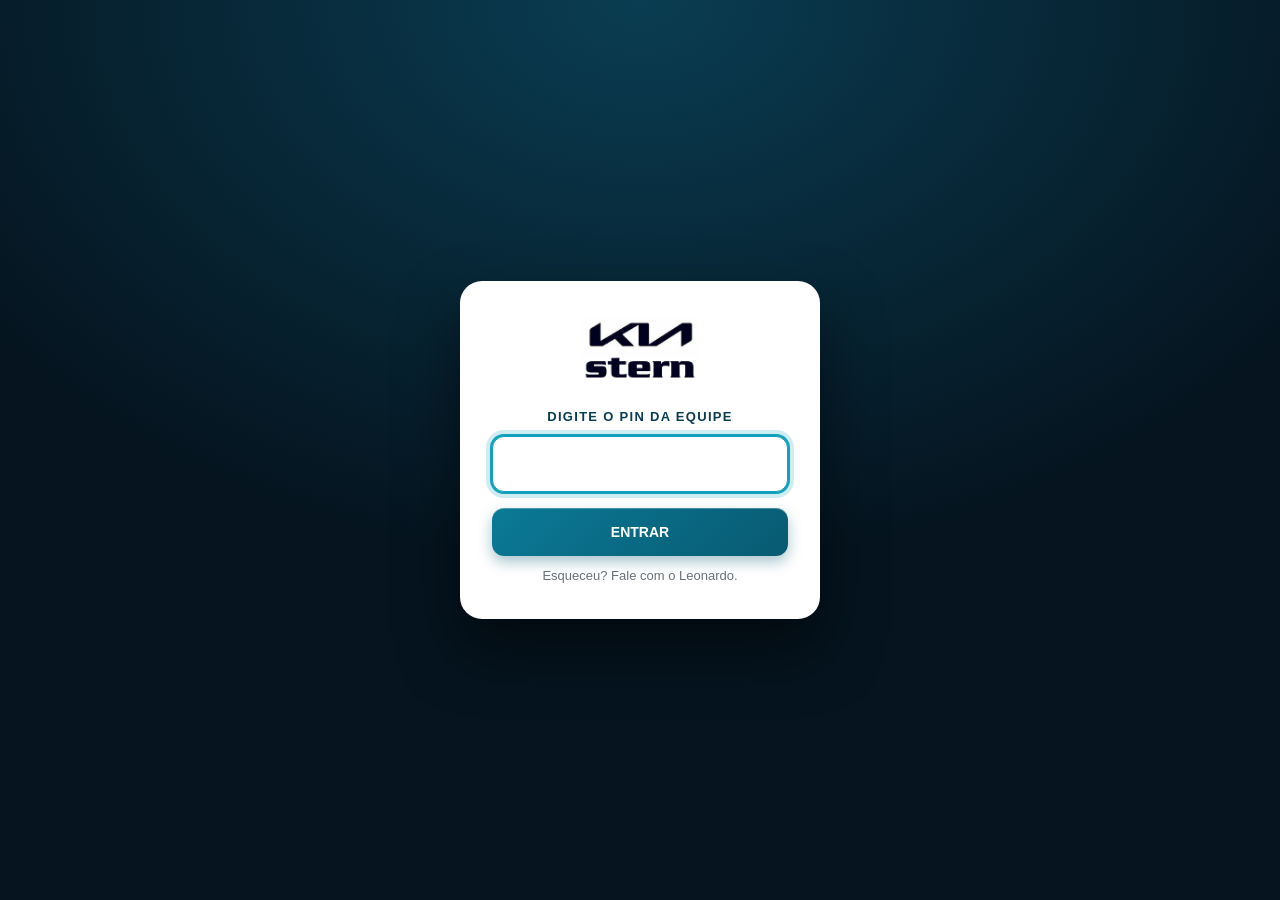
<file: index.html>
<!doctype html>
<html lang="pt-BR">
<head>
  <meta charset="utf-8">
  <meta name="viewport" content="width=device-width, initial-scale=1">
  <!-- não aparecer no Google (PRD 3.1) -->
  <meta name="robots" content="noindex, nofollow">
  <title>Revisões e Garantia · Kia Stern</title>
  <link rel="stylesheet" href="style.css">
</head>
<body>
  <!-- Tela de PIN (Fase 4): só evita acesso casual de quem recebe o link por acaso; não é segurança forte -->
  <div id="tela-pin" class="tela-pin" hidden>
    <form id="form-pin" class="pin-caixa" autocomplete="off">
      <img src="assets/logos/kia-stern-vertical-preto.png" alt="Kia Stern" class="pin-logo">
      <label for="campo-pin" class="busca-rotulo">Digite o PIN da equipe</label>
      <input id="campo-pin" type="password" inputmode="numeric" maxlength="4" pattern="[0-9]*" aria-describedby="erro-pin">
      <button type="submit" class="botao">Entrar</button>
      <p id="erro-pin" class="pin-erro" hidden>PIN incorreto.</p>
      <p class="pin-ajuda">Esqueceu? Fale com o Leonardo.</p>
    </form>
  </div>

  <!-- Menu lateral (Proposta B, escolhida pelo Leonardo em 09/11/2026) -->
  <aside class="lado">
    <img class="logo-stern" src="assets/logos/kia-stern-vertical-preto.png" alt="Kia Stern">
    <nav class="abas" role="tablist">
      <button class="aba ativa" role="tab" data-aba="revisoes" aria-selected="true"><svg viewBox="0 0 24 24" aria-hidden="true"><path d="M8 6h12M8 12h12M8 18h12M4 6h.01M4 12h.01M4 18h.01"/></svg><span>Revisões</span></button>
      <button class="aba" role="tab" data-aba="garantia" aria-selected="false"><svg viewBox="0 0 24 24" aria-hidden="true"><path d="M12 3l8 3v6c0 5-3.5 8-8 9-4.5-1-8-4-8-9V6l8-3z"/><path d="M9 12l2 2 4-4"/></svg><span>Garantia</span></button>
      <button class="aba" role="tab" data-aba="luzes" aria-selected="false"><svg viewBox="0 0 24 24" aria-hidden="true"><path d="M12 4l9 16H3L12 4z"/><path d="M12 10v4M12 17h.01"/></svg><span>Luzes de advertência</span></button>
      <button class="aba" role="tab" data-aba="regras" aria-selected="false"><svg viewBox="0 0 24 24" aria-hidden="true"><rect x="4" y="5" width="16" height="15" rx="2"/><path d="M4 10h16M8 3v4M16 3v4M9 15l2 2 4-4"/></svg><span>Regras de revisão</span></button>
      <button class="aba" role="tab" data-aba="tpms" aria-selected="false"><img src="assets/luzes/sor-pneu.png" alt="" aria-hidden="true"><span>Sistema TPMS</span></button>
    </nav>
    <div class="lado-rodape">
      <img class="logo-service" src="assets/logos/kia-service-branco.png" alt="Kia Service">
      <span id="data-tabela"></span>
      <span id="data-garantia"></span>
      <span>Dúvidas: Cleidiane<br>garantia@sternkia.com.br</span>
    </div>
  </aside>

  <main class="conteudo">
    <!-- ABA REVISÕES -->
    <section id="painel-revisoes" class="painel">
      <div class="busca">
        <label for="campo-busca" class="busca-rotulo">Modelo do veículo</label>
        <div class="campo">
          <svg class="lupa" viewBox="0 0 24 24" fill="none" stroke="currentColor" stroke-width="1.6" aria-hidden="true">
            <circle cx="10.5" cy="10.5" r="6.5"/><path d="M15.5 15.5L21 21"/></svg>
          <input id="campo-busca" type="search" autocomplete="off" spellcheck="false" maxlength="60"
                 placeholder="Digite o modelo, ex.: sportage 2023, cerato flex, bongo"
                 aria-autocomplete="list" aria-controls="sugestoes">
          <kbd>CTRL + K</kbd>
        </div>
        <ul id="sugestoes" class="sugestoes" role="listbox" hidden></ul>
      </div>
      <div id="resultado"></div>
    </section>

    <!-- ABA LUZES DE ADVERTÊNCIA (PRD 3.13): luzes por categoria de motorização, ícones coloridos -->
    <section id="painel-luzes" class="painel" hidden>
      <div class="busca">
        <label for="campo-luz-modelo" class="busca-rotulo">Modelo do veículo</label>
        <div class="campo">
          <svg class="lupa" viewBox="0 0 24 24" fill="none" stroke="currentColor" stroke-width="1.6" aria-hidden="true">
            <circle cx="10.5" cy="10.5" r="6.5"/><path d="M15.5 15.5L21 21"/></svg>
          <input id="campo-luz-modelo" type="search" list="lista-modelos-luz" autocomplete="off" spellcheck="false" maxlength="60"
                 placeholder="Digite o modelo, ex.: niro, bongo, EV5">
          <datalist id="lista-modelos-luz"></datalist>
        </div>
      </div>
      <div class="busca luz-filtro">
        <label for="filtro-luz" class="busca-rotulo">Luz ou sintoma</label>
        <div class="campo">
          <input id="filtro-luz" type="search" autocomplete="off" spellcheck="false" maxlength="60"
                 placeholder="Ex.: água, freio, bateria, pneu, porta">
        </div>
      </div>
      <div id="resultado-luzes"></div>
    </section>

    <!-- ABA REGRAS DE REVISÃO: texto do intervalo e da tolerância, de data/garantia.js (regras_revisao) -->
    <section id="painel-regras" class="painel" hidden>
      <div class="busca">
        <label for="campo-regra-modelo" class="busca-rotulo">Modelo do veículo</label>
        <div class="campo">
          <svg class="lupa" viewBox="0 0 24 24" fill="none" stroke="currentColor" stroke-width="1.6" aria-hidden="true">
            <circle cx="10.5" cy="10.5" r="6.5"/><path d="M15.5 15.5L21 21"/></svg>
          <input id="campo-regra-modelo" type="search" list="lista-modelos-regra" autocomplete="off" spellcheck="false" maxlength="60"
                 placeholder="Digite o modelo, ex.: niro, bongo, EV5">
          <datalist id="lista-modelos-regra"></datalist>
        </div>
      </div>
      <div id="resultado-regras"></div>
    </section>

    <!-- ABA SISTEMA TPMS: texto de data/garantia.js (tpms), vale para todos os modelos equipados; sem busca de modelo -->
    <section id="painel-tpms" class="painel" hidden>
      <div id="resultado-tpms"></div>
    </section>

    <!-- ABA GARANTIA (Fase G2): regras de data/garantia.js, montadas a partir dos livretos Kia -->
    <section id="painel-garantia" class="painel" hidden>
      <!-- Avisos importantes da Kia (boletins), sempre visíveis no topo da aba -->
      <div id="avisos-garantia"></div>
      <div class="busca" id="busca-garantia">
        <label for="campo-garantia" class="busca-rotulo">Modelo e problema</label>
        <div class="campo">
          <svg class="lupa" viewBox="0 0 24 24" fill="none" stroke="currentColor" stroke-width="1.6" aria-hidden="true">
            <circle cx="10.5" cy="10.5" r="6.5"/><path d="M15.5 15.5L21 21"/></svg>
          <input id="campo-garantia" type="search" autocomplete="off" spellcheck="false" maxlength="60"
                 placeholder="Digite o modelo e o problema, ex.: sportage 2023 amortecedor"
                 aria-autocomplete="list" aria-controls="sugestoes-garantia">
          <kbd>CTRL + K</kbd>
        </div>
        <ul id="sugestoes-garantia" class="sugestoes" role="listbox" hidden></ul>
      </div>
      <div id="resultado-garantia"></div>
    </section>
  </main>

  <!-- Janela "Montar orçamento" (Fase 3): agregados, item avulso, desconto e total.
       Fica antes da janela de texto no HTML para o texto abrir por cima dela. -->
  <div id="janela-orc" class="janela" hidden role="dialog" aria-modal="true" aria-labelledby="orc-titulo">
    <div class="janela-caixa orc-caixa">
      <div class="janela-cab">
        <div><h2 id="orc-titulo">MONTAR ORÇAMENTO</h2><div id="orc-sub" class="orc-sub"></div></div>
        <button type="button" class="fechar" aria-label="Fechar" data-fechar-orc>&times;</button>
      </div>
      <div class="orc-corpo">
        <div class="orc-form">
          <div class="grupo"><span>Agregados e serviços</span><span>Qtd · valor</span></div>
          <div id="orc-extras"></div>
          <div class="grupo orc-grupo-avulso"><span>Item avulso</span></div>
          <div id="orc-avulsos"></div>
          <button type="button" id="orc-add-avulso" class="botao botao-sec">+ Adicionar item avulso</button>
        </div>
        <div class="orc-resumo">
          <div class="grupo"><span>Desconto</span></div>
          <div class="orc-desc">
            <label for="desc-pecas">Peças</label>
            <input id="desc-pecas" type="text" inputmode="decimal" placeholder="0" maxlength="9">
            <select id="desc-pecas-un" aria-label="Unidade do desconto em peças"><option value="R$">R$</option><option value="%">%</option></select>
            <label for="desc-mo">Mão de obra</label>
            <input id="desc-mo" type="text" inputmode="decimal" placeholder="0" maxlength="9">
            <select id="desc-mo-un" aria-label="Unidade do desconto em mão de obra"><option value="R$">R$</option><option value="%">%</option></select>
          </div>
          <div class="grupo orc-grupo-resumo"><span>Resumo</span></div>
          <div id="orc-contas"></div>
          <div id="orc-aviso" class="aviso-desconto" hidden></div>
          <div class="grupo orc-grupo-resumo"><span>Forma de pagamento</span></div>
          <div id="orc-pagamento" class="pagamento-texto"></div>
          <button type="button" class="botao" id="orc-texto">Texto para o cliente</button>
          <button type="button" class="botao botao-sec" id="orc-email">Enviar para o agendamento</button>
        </div>
      </div>
    </div>
  </div>

  <!-- Janela do texto (pré-orçamento e orçamento): texto pronto para copiar e mandar ao cliente -->
  <div id="janela" class="janela" hidden role="dialog" aria-modal="true" aria-labelledby="janela-titulo">
    <div class="janela-caixa">
      <div class="janela-cab">
        <h2 id="janela-titulo">PRÉ-ORÇAMENTO</h2>
        <button type="button" class="fechar" aria-label="Fechar" data-fechar>&times;</button>
      </div>
      <textarea id="texto-orcamento" readonly></textarea>
      <div class="janela-acoes">
        <span id="copiado" class="copiado" hidden>Texto copiado. Cole no WhatsApp ou no e-mail.</span>
        <button type="button" class="botao botao-sec" data-fechar>Fechar</button>
        <button type="button" class="botao" id="copiar">Copiar texto</button>
      </div>
    </div>
  </div>

  <script src="data/revisoes.js"></script>
  <script src="data/extras.js"></script>
  <script src="data/garantia.js"></script>
  <script src="data/luzes.js"></script>
  <script src="script.js"></script>
</body>
</html>
</file>
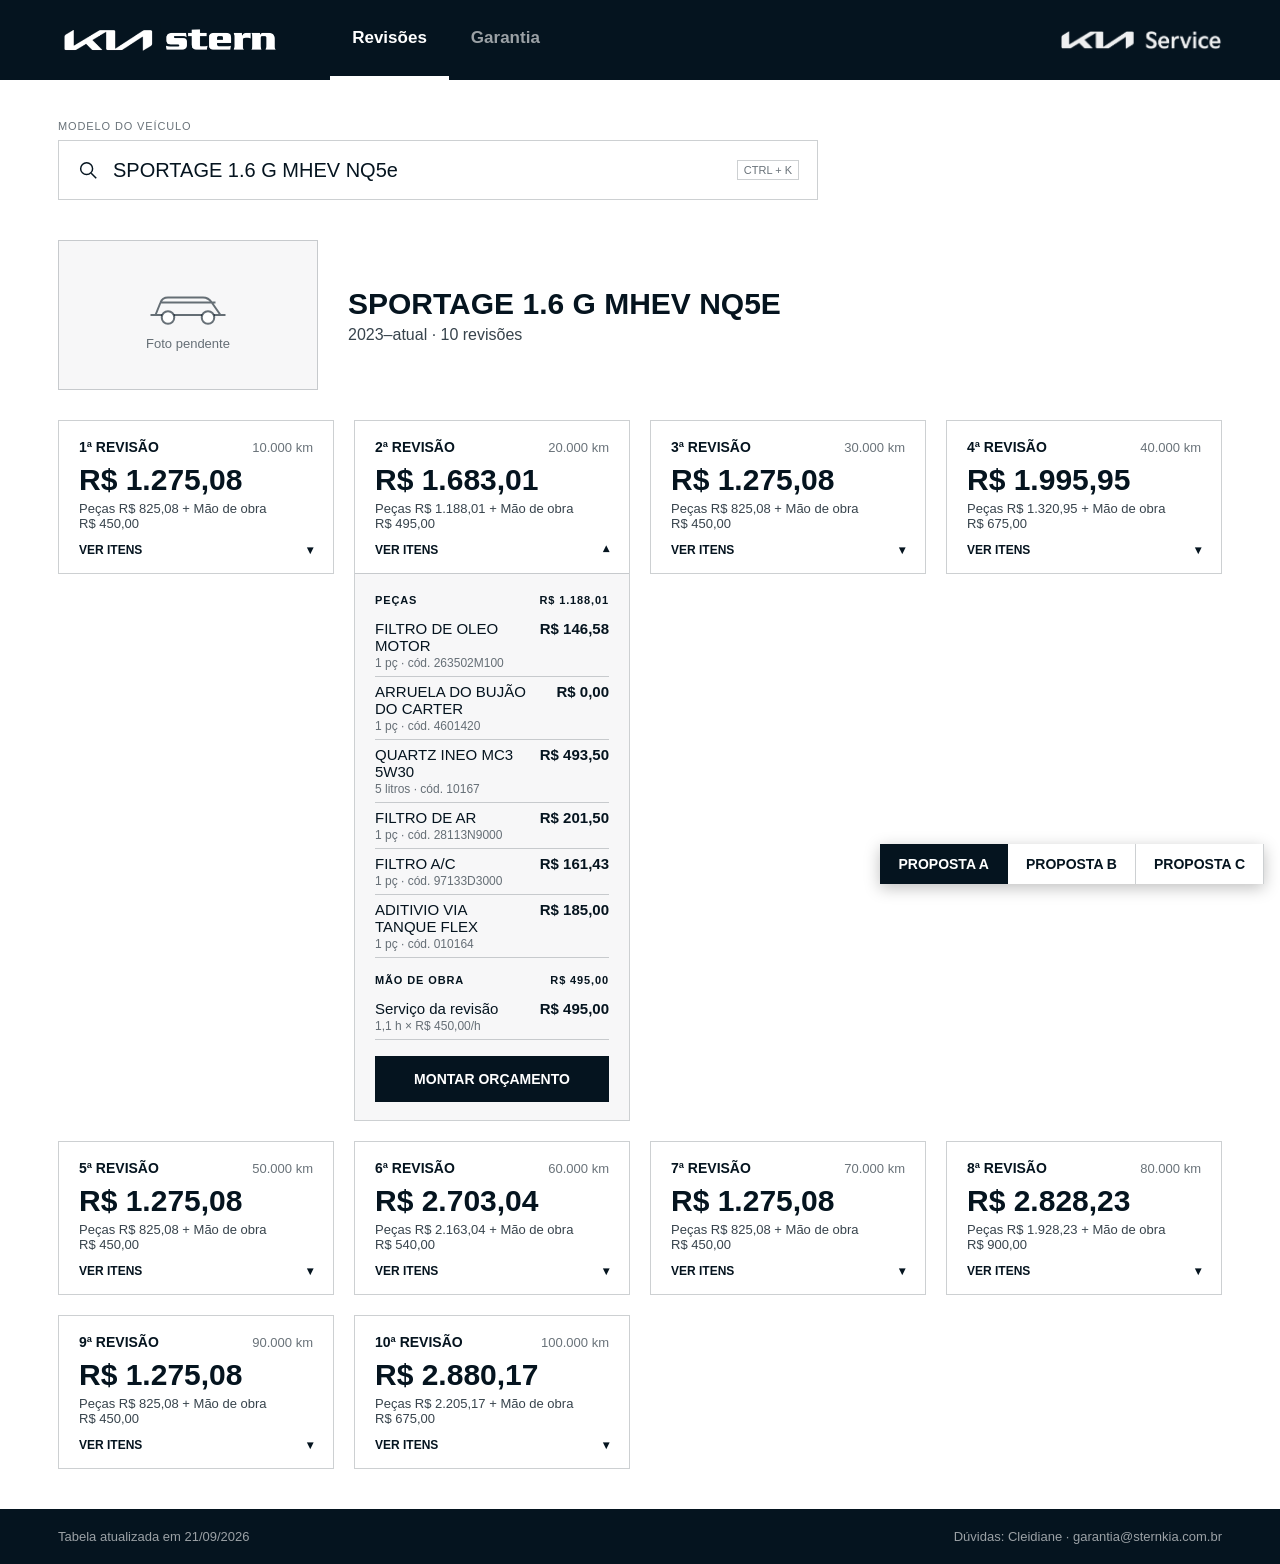
<file: prototipos/layouts.html>
<!doctype html>
<html lang="pt-BR">
<head>
<meta charset="utf-8">
<meta name="robots" content="noindex">
<title>Propostas de layout · Stern Kia</title>
<!-- Protótipo para escolher o visual (não é a página final). Cores e regras do sistema "Stern Kia" (Kia Web Style Guide). -->
<style>
:root{
  --noite:#05141f; --branco:#fff;
  --ink:#05141f; --ink-80:rgba(5,20,31,.8); --ink-60:rgba(5,20,31,.6); --ink-40:rgba(5,20,31,.4);
  --keyline:rgba(5,20,31,.2); --sutil:rgba(5,20,31,.03); --verde:#5d7d2b; --amarelo:#f3c300; --vermelho:#ea0029;
  --fonte:"Kia Signature","Helvetica Neue",Arial,sans-serif;
}
*{box-sizing:border-box} body{margin:0;font-family:var(--fonte);color:var(--ink);background:#fff}
button{font-family:inherit}
/* seletor das propostas (só do protótipo) */
.seletor{position:fixed;right:16px;bottom:16px;z-index:99;display:flex;gap:0;box-shadow:0 4px 16px rgba(0,0,0,.25)}
.seletor button{border:0;background:#fff;color:var(--ink);padding:12px 18px;font-weight:700;font-size:14px;cursor:pointer;border-right:1px solid var(--keyline)}
.seletor button.on{background:var(--noite);color:#fff}
.proposta{display:none;min-height:100vh}
.proposta.on{display:flex;flex-direction:column}
.etiqueta{font-size:11px;letter-spacing:.08em;text-transform:uppercase;color:var(--ink-60)}

/* ---------- componentes comuns ---------- */
.campo{display:flex;align-items:center;border:1px solid var(--keyline);background:#fff;height:60px;padding:0 18px;gap:12px}
.campo:focus-within{border-color:var(--ink)}
.campo input{flex:1;border:0;outline:0;font:inherit;font-size:20px;color:var(--ink);background:transparent}
.campo input::placeholder{color:var(--ink-60)}
.campo kbd{font-family:inherit;font-size:11px;color:var(--ink-60);border:1px solid var(--keyline);padding:3px 6px}
.lupa{width:22px;height:22px;flex:none}
.modelo-nome{font-size:30px;font-weight:700;line-height:1.2;margin:0;text-transform:uppercase}
.modelo-anos{font-size:16px;color:var(--ink-80);margin-top:4px}
.foto{background:var(--sutil);border:1px solid var(--keyline);display:flex;align-items:center;justify-content:center;flex-direction:column;color:var(--ink-60);font-size:13px}
.foto svg{width:90px;height:50px;margin-bottom:6px}

/* cartão de revisão: fechado mostra só o essencial; clique abre os itens */
.rev{border:1px solid var(--keyline);background:#fff;cursor:pointer;text-align:left;width:100%;padding:0;display:block;color:inherit}
.rev:hover{border-color:var(--ink)}
.rev:focus-visible{outline:2px solid var(--ink);outline-offset:2px}
.rev-topo{padding:18px 20px 16px}
.rev-cab{display:flex;justify-content:space-between;align-items:baseline}
.rev-num{font-size:14px;font-weight:700;text-transform:uppercase}
.rev-km{font-size:13px;color:var(--ink-60)}
.rev-total{font-size:30px;font-weight:700;margin:8px 0 4px;letter-spacing:0}
.rev-partes{font-size:13px;color:var(--ink-80)}
.rev-abrir{display:flex;justify-content:space-between;align-items:center;margin-top:12px;font-size:12px;font-weight:700;text-transform:uppercase;color:var(--ink)}
.rev-abrir .seta{transition:transform .15s}
.rev.aberta .seta{transform:rotate(180deg)}
.gratis{display:inline-block;margin-left:8px;padding:2px 8px;border:1px solid var(--verde);color:var(--verde);font-size:11px;font-weight:700;text-transform:uppercase;border-radius:12.5px}
.rev-itens{display:none;border-top:1px solid var(--keyline);padding:14px 20px 18px;background:var(--sutil)}
.rev.aberta .rev-itens{display:block}
.grupo{font-size:11px;font-weight:700;letter-spacing:.08em;text-transform:uppercase;margin:6px 0 8px;display:flex;justify-content:space-between}
.grupo + .item{margin-top:0}
.item{display:flex;justify-content:space-between;gap:12px;font-size:15px;padding:6px 0;border-bottom:1px solid var(--keyline)}
.item .qtd{display:block;font-size:12px;color:var(--ink-60);margin-top:2px}
.item .v{white-space:nowrap;font-weight:700}
.mo{margin-top:16px}
.botao{display:inline-flex;align-items:center;justify-content:center;height:46px;padding:0 30px;background:var(--noite);color:#fff;border:0;font-size:14px;font-weight:700;text-transform:uppercase;cursor:pointer;margin-top:16px;width:100%}
.botao:hover{opacity:.8}
.botao-sec{background:#fff;color:var(--ink);border:1px solid var(--ink)}

/* ================= PROPOSTA A — barra preta clássica ================= */
#A .nav{background:var(--noite);color:#fff;display:flex;align-items:center;justify-content:space-between;padding:0 58px;height:80px}
#A .nav-esq{display:flex;align-items:center;gap:48px;height:100%}
#A .logo-stern{height:34px}
#A .logo-service{height:20px}
#A .abas{display:flex;height:100%}
#A .aba{background:none;border:0;color:rgba(255,255,255,.6);font-size:17px;font-weight:700;padding:0 22px;cursor:pointer;border-bottom:4px solid transparent;height:100%}
#A .aba.on{color:#fff;border-bottom-color:#fff}
#A main{max-width:1324px;width:100%;margin:0 auto;padding:40px 58px}
#A .modelo{display:flex;gap:30px;align-items:center;margin:40px 0 30px}
#A .foto{width:260px;height:150px}
#A .grade{display:grid;grid-template-columns:repeat(4,1fr);gap:20px;align-items:start}
#A footer{background:var(--noite);color:rgba(255,255,255,.6);font-size:13px;padding:20px 58px;display:flex;justify-content:space-between;margin-top:auto}

/* ================= PROPOSTA B — menu lateral ================= */
#B{flex-direction:row!important}
#B .lado{width:260px;flex:none;background:var(--noite);color:#fff;display:flex;flex-direction:column;padding:30px 0}
#B .lado img.v{width:150px;margin:0 30px 40px;filter:invert(1);mix-blend-mode:screen}
#B .lado .aba{background:none;border:0;color:rgba(255,255,255,.6);text-align:left;font-size:17px;font-weight:700;padding:18px 30px;cursor:pointer;border-left:4px solid transparent}
#B .lado .aba.on{color:#fff;border-left-color:#fff;background:rgba(255,255,255,.06)}
#B .lado .rodape-lado{margin-top:auto;padding:0 30px;font-size:12px;color:rgba(255,255,255,.6)}
#B .lado .rodape-lado img{height:14px;display:block;margin-bottom:14px}
#B .conteudo{flex:1;padding:40px 58px;min-width:0}
#B .modelo{display:flex;justify-content:space-between;align-items:flex-end;border-bottom:1px solid var(--keyline);padding-bottom:20px;margin:40px 0 25px}
#B .lista{display:flex;flex-direction:column;gap:10px}
#B .rev-topo{display:grid;grid-template-columns:170px 1fr 220px 160px;align-items:center;gap:20px}
#B .rev-total{margin:0;font-size:26px}
#B .rev-abrir{margin:0;justify-content:flex-end;gap:10px}
#B .rev-itens{display:none}
#B .rev.aberta .rev-itens{display:grid;grid-template-columns:2fr 1fr;gap:40px}

/* ================= PROPOSTA C — faixa do modelo em destaque ================= */
#C .topo{display:flex;align-items:center;justify-content:space-between;padding:0 58px;height:76px;border-bottom:1px solid var(--keyline)}
#C .topo .logo-stern{height:30px}
#C .topo .logo-service{height:18px}
#C .topo .abas{display:flex;gap:40px}
#C .topo .aba{background:none;border:0;font-size:17px;font-weight:700;color:var(--ink-60);padding:26px 0 22px;border-bottom:4px solid transparent;cursor:pointer}
#C .topo .aba.on{color:var(--ink);border-bottom-color:var(--ink)}
#C .faixa{background:var(--noite);color:#fff;padding:40px 58px 55px}
#C .faixa .etiqueta{color:rgba(255,255,255,.6)}
#C .faixa .campo{max-width:760px;margin-top:10px;border-color:transparent}
#C .faixa .modelo{display:flex;gap:30px;align-items:center;margin-top:40px}
#C .faixa .foto{width:240px;height:140px;background:rgba(255,255,255,.06);border-color:rgba(255,255,255,.2);color:rgba(255,255,255,.6)}
#C .faixa .modelo-anos{color:rgba(255,255,255,.8)}
#C main{padding:40px 58px;max-width:1324px;width:100%;margin:0 auto}
#C .grade{display:grid;grid-template-columns:repeat(5,1fr);gap:15px;align-items:start}
#C .rev.aberta{grid-column:span 2;border-color:var(--ink)}
#C .rev.aberta .rev-topo{background:var(--noite);color:#fff}
#C .rev.aberta .rev-km,#C .rev.aberta .rev-partes{color:rgba(255,255,255,.8)}
#C .rev.aberta .rev-abrir{color:#fff}
#C footer{border-top:1px solid var(--keyline);font-size:13px;color:var(--ink-60);padding:20px 58px;display:flex;justify-content:space-between;margin-top:auto}
</style>
</head>
<body>

<!-- ===== A ===== -->
<div class="proposta on" id="A">
  <header class="nav">
    <div class="nav-esq">
      <img class="logo-stern" src="../assets/logos/kia-stern-horizontal-branco.png" alt="Kia Stern">
      <nav class="abas"><button class="aba on">Revisões</button><button class="aba">Garantia</button></nav>
    </div>
    <img class="logo-service" src="../assets/logos/kia-service-branco.png" alt="Kia Service">
  </header>
  <main>
    <div class="etiqueta">Modelo do veículo</div>
    <div class="campo" style="margin-top:8px;max-width:760px">LUPA<input value="SPORTAGE 1.6 G MHEV NQ5e"><kbd>CTRL + K</kbd></div>
    <section class="modelo"><div class="foto">CARRO<span>Foto pendente</span></div>
      <div><h1 class="modelo-nome">SPORTAGE 1.6 G MHEV NQ5e</h1><div class="modelo-anos">2023–atual · 10 revisões</div></div></section>
    <div class="grade" data-cartoes></div>
  </main>
  <footer><span>Tabela atualizada em 21/09/2026</span><span>Dúvidas: Cleidiane · garantia@sternkia.com.br</span></footer>
</div>

<!-- ===== B ===== -->
<div class="proposta" id="B">
  <aside class="lado">
    <img class="v" src="../assets/logos/kia-stern-vertical-preto.png" alt="Kia Stern">
    <button class="aba on">Revisões</button><button class="aba">Garantia</button>
    <div class="rodape-lado"><img src="../assets/logos/kia-service-branco.png" alt="Kia Service">Tabela atualizada em 21/09/2026<br>Dúvidas: Cleidiane</div>
  </aside>
  <div class="conteudo">
    <div class="etiqueta">Modelo do veículo</div>
    <div class="campo" style="margin-top:8px">LUPA<input value="SPORTAGE 1.6 G MHEV NQ5e"><kbd>CTRL + K</kbd></div>
    <section class="modelo"><div><h1 class="modelo-nome">SPORTAGE 1.6 G MHEV NQ5e</h1><div class="modelo-anos">2023–atual · 10 revisões</div></div>
      <div class="foto" style="width:200px;height:110px">CARRO<span>Foto pendente</span></div></section>
    <div class="lista" data-cartoes></div>
  </div>
</div>

<!-- ===== C ===== -->
<div class="proposta" id="C">
  <header class="topo">
    <img class="logo-service" src="../assets/logos/kia-service-preto.png" alt="Kia Service">
    <nav class="abas"><button class="aba on">Revisões</button><button class="aba">Garantia</button></nav>
    <img class="logo-stern" src="../assets/logos/kia-stern-horizontal-preto.png" alt="Kia Stern">
  </header>
  <section class="faixa">
    <div class="etiqueta">Modelo do veículo</div>
    <div class="campo">LUPA<input value="SPORTAGE 1.6 G MHEV NQ5e"><kbd>CTRL + K</kbd></div>
    <div class="modelo"><div class="foto">CARRO<span>Foto pendente</span></div>
      <div><h1 class="modelo-nome">SPORTAGE 1.6 G MHEV NQ5e</h1><div class="modelo-anos">2023–atual · 10 revisões</div></div></div>
  </section>
  <main><div class="grade" data-cartoes></div></main>
  <footer><span>Tabela atualizada em 21/09/2026</span><span>Dúvidas: Cleidiane · garantia@sternkia.com.br</span></footer>
</div>

<div class="seletor">
  <button class="on" data-p="A">PROPOSTA A</button><button data-p="B">PROPOSTA B</button><button data-p="C">PROPOSTA C</button>
</div>

<script src="../data/revisoes.js"></script>
<script>
const LUPA='<svg class="lupa" viewBox="0 0 24 24" fill="none" stroke="#05141f" stroke-width="1.6"><circle cx="10.5" cy="10.5" r="6.5"/><path d="M15.5 15.5L21 21"/></svg>';
const CARRO='<svg viewBox="0 0 72 40" fill="none" stroke="currentColor" stroke-width="1.6"><path d="M6 28h60M10 28l4-10c1-3 3-4 6-4h28c3 0 5 1 7 4l7 10M14 18h44"/><circle cx="20" cy="30" r="5" fill="#fff"/><circle cx="52" cy="30" r="5" fill="#fff"/></svg>';
document.querySelectorAll('.campo').forEach(c=>c.innerHTML=c.innerHTML.replace('LUPA',LUPA));
document.querySelectorAll('.foto').forEach(c=>c.innerHTML=c.innerHTML.replace('CARRO',CARRO));
const R=new Intl.NumberFormat('pt-BR',{style:'currency',currency:'BRL'}), N=new Intl.NumberFormat('pt-BR');
const m=window.DADOS_REVISOES.modelos.find(x=>x.aba.startsWith('SPORTAGE MHEV'));
const un=it=>{const u=it.unidade.toLowerCase();return u==='litro'?(it.qtd>1?'litros':'litro'):u==='500ml'?(it.qtd>1?'frascos 500 ml':'frasco 500 ml'):u};
function cartao(r){
  const itens=r.itens.map(it=>`<div class="item"><span>${it.descricao}<span class="qtd">${N.format(it.qtd)} ${un(it)} · cód. ${it.codigo||'-'}</span></span><span class="v">${R.format(it.valor)}</span></div>`).join('');
  return `<button class="rev" type="button" aria-expanded="false">
    <div class="rev-topo">
      <div class="rev-cab"><span class="rev-num">${r.numero}ª revisão${r.gratuita?'<span class="gratis">Gratuita</span>':''}</span><span class="rev-km">${N.format(r.km)} km</span></div>
      <div class="rev-total">${R.format(r.total)}</div>
      <div class="rev-partes">Peças ${R.format(r.pecas)} + Mão de obra ${R.format(r.mao_de_obra)}</div>
      <div class="rev-abrir"><span>Ver itens</span><span class="seta">&#9662;</span></div>
    </div>
    <div class="rev-itens">
      <div><div class="grupo"><span>Peças</span><span>${R.format(r.pecas)}</span></div>${itens}</div>
      <div><div class="grupo mo"><span>Mão de obra</span><span>${R.format(r.mao_de_obra)}</span></div>
        <div class="item"><span>Serviço da revisão<span class="qtd">${N.format(r.tempo_h)} h × ${R.format(m.valor_hora)}/h</span></span><span class="v">${R.format(r.mao_de_obra)}</span></div>
        <span class="botao">Montar orçamento</span></div>
    </div></button>`;
}
document.querySelectorAll('[data-cartoes]').forEach(g=>{g.innerHTML=m.revisoes.map(cartao).join('');});
document.addEventListener('click',e=>{
  const b=e.target.closest('.rev'); if(b){b.classList.toggle('aberta');b.setAttribute('aria-expanded',b.classList.contains('aberta'));}
  const s=e.target.closest('.seletor button'); if(s){document.querySelectorAll('.seletor button').forEach(x=>x.classList.toggle('on',x===s));
    document.querySelectorAll('.proposta').forEach(p=>p.classList.toggle('on',p.id===s.dataset.p)); window.scrollTo(0,0);}
});
// abre a 2ª revisão em cada proposta, para mostrar o cartão aberto
document.querySelectorAll('[data-cartoes]').forEach(g=>{const c=g.children[1]; c.classList.add('aberta');});
</script>
</body>
</html>
</file>
<file: style.css>
/* Sistema "Stern Kia" v2 (decisão do Leonardo, 24/11/2026): Preto Noturno + turquesa de destaque,
   cartões brancos em relevo sobre fundo azul-acinzentado, cantos arredondados e luz vinda de cima.
   Só aparência: nenhuma regra de negócio mora aqui. */
:root {
  --noite: #05141f;
  --branco: #ffffff;
  --ink: #05141f;
  --ink-80: rgba(5, 20, 31, .8);
  --ink-60: rgba(5, 20, 31, .6);
  --keyline: rgba(8, 45, 64, .16);   /* divisórias e bordas de campo, levemente azuladas */
  --sutil: #f2f7f9;                  /* fundo de áreas internas (itens da revisão, citações) */
  --verde: #4a6a1f;
  --fonte: "Kia Signature", "Helvetica Neue", Arial, sans-serif;
  /* turquesa: o escuro leva texto branco (contraste ok); o vivo só para anel de foco e brilhos */
  --turq: #0b7a96;
  --turq-esc: #085a72;
  --turq-vivo: #12a0bd;
  --turq-claro: #dcedf3;
  --petro: #0a3d52;
  --fundo: #e9eff3;
  --raio: 16px;
  /* relevo: sombra de queda + filete de luz no topo */
  --relevo: 0 8px 20px rgba(8, 45, 64, .10), 0 1px 0 #fff inset;
  --relevo-alto: 0 14px 28px rgba(8, 45, 64, .18), 0 1px 0 #fff inset;
  --anel: 0 0 0 2px var(--turq-vivo), 0 0 0 6px rgba(18, 160, 189, .2);
}

* { box-sizing: border-box; }
/* body cresce com o conteúdo: assim o menu lateral (sticky) acompanha a rolagem até o fim da página */
html { height: 100%; }
body { min-height: 100%; margin: 0; font-family: var(--fonte); color: var(--ink); background: var(--fundo); display: flex; }
button { font-family: inherit; }

/* ---------- menu lateral ---------- */
.lado {
  width: 260px; flex: none; position: sticky; top: 0; height: 100vh;
  background: linear-gradient(180deg, #071c2b 0%, var(--noite) 100%); color: #fff;
  display: flex; flex-direction: column; padding: 30px 0;
}
/* logo vertical preto sobre branco -> branco sobre Preto Noturno */
.logo-stern { width: 150px; margin: 0 30px 36px; filter: invert(1); mix-blend-mode: screen; }
.abas { display: flex; flex-direction: column; gap: 6px; padding: 0 14px; }
.aba {
  display: flex; align-items: center; gap: 12px; background: none; border: 0; border-radius: 12px; cursor: pointer;
  color: rgba(255, 255, 255, .66); text-align: left; font-size: 16px; font-weight: 700; padding: 14px 16px;
  transition: background .15s, color .15s, box-shadow .15s;
}
.aba svg { width: 22px; height: 22px; flex: none; fill: none; stroke: currentColor; stroke-width: 1.7; stroke-linecap: round; stroke-linejoin: round; }
/* TPMS usa o símbolo recortado do manual (amarelo), o mesmo da aba Luzes */
.aba img { width: 34px; height: 30px; margin: 0 -6px; flex: none; object-fit: contain; filter: brightness(1.5) saturate(1.2); }
.aba:hover { color: #fff; background: rgba(255, 255, 255, .07); }
.aba:focus-visible { outline: 2px solid #7fd8ec; outline-offset: 2px; }
.aba.ativa {
  color: #fff; background: linear-gradient(135deg, var(--turq) 0%, var(--turq-esc) 100%);
  box-shadow: 0 8px 18px rgba(2, 12, 20, .5), inset 0 1px 0 rgba(255, 255, 255, .22);
}
.lado-rodape { margin-top: auto; padding: 0 30px; display: flex; flex-direction: column; gap: 10px; font-size: 13px; color: rgba(255, 255, 255, .62); line-height: 1.4; }
.logo-service { height: 16px; width: auto; align-self: flex-start; margin-bottom: 6px; }

/* ---------- conteúdo ---------- */
.conteudo { flex: 1; min-width: 0; padding: 40px 58px 60px; max-width: 1380px; }

/* ---------- busca ---------- */
.busca { position: relative; }
.busca-rotulo { display: block; font-size: 13px; font-weight: 700; letter-spacing: .1em; text-transform: uppercase; color: var(--petro); margin-bottom: 10px; }
.campo {
  display: flex; align-items: center; gap: 12px; height: 64px; padding: 0 16px 0 20px;
  border-radius: var(--raio); background: #fff; box-shadow: var(--relevo); transition: box-shadow .15s;
}
.campo:focus-within { box-shadow: var(--relevo), var(--anel); }
.lupa { width: 24px; height: 24px; flex: none; color: var(--turq); }
/* mesmo campo grande nas abas com busca de modelo */
.campo input[type=search] { flex: 1; border: 0; outline: 0; font: inherit; font-size: 22px; color: var(--ink); background: transparent; min-width: 0; height: 100%; }
.campo input[type=search]::placeholder { color: var(--ink-60); }
.campo kbd { font-family: inherit; font-size: 11px; color: var(--ink-60); border: 1px solid var(--keyline); border-radius: 6px; padding: 3px 7px; background: var(--sutil); }
.sugestoes {
  position: absolute; z-index: 10; left: 0; right: 0; top: 100%; margin: 8px 0 0; padding: 6px; list-style: none;
  background: #fff; border-radius: var(--raio); box-shadow: var(--relevo-alto), 0 0 0 1px var(--keyline); max-height: 440px; overflow-y: auto;
}
.sugestoes li { padding: 12px 14px; cursor: pointer; display: flex; justify-content: space-between; gap: 16px; font-size: 17px; border-radius: 10px; }
.sugestoes li.marcada, .sugestoes li:hover { background: linear-gradient(135deg, var(--turq) 0%, var(--turq-esc) 100%); color: #fff; }
.sugestoes li.marcada .anos, .sugestoes li:hover .anos { color: rgba(255, 255, 255, .85); }
.sugestoes .anos { color: var(--ink-60); white-space: nowrap; }
.sugestoes .vazio { color: var(--ink-60); cursor: default; }
.sugestoes .vazio:hover { background: #fff; color: var(--ink-60); }

/* ---------- cabeçalho do modelo: cartão com luz vinda de cima ---------- */
.modelo {
  display: flex; justify-content: space-between; align-items: center; gap: 30px; margin: 28px 0 24px; padding: 22px 26px;
  border-radius: 20px; background: radial-gradient(120% 140% at 85% 0%, #fff 0%, #f3f8fa 45%, #dbe7ed 100%); box-shadow: var(--relevo-alto);
}
.modelo-nome { font-size: 34px; font-weight: 700; line-height: 1.2; margin: 0; text-transform: uppercase; }
.modelo-anos { font-size: 18px; color: var(--ink-80); margin-top: 6px; }
.selo { display: inline-block; margin-top: 12px; border-radius: 99px; background: var(--turq-claro); color: #074a5e; padding: 6px 14px; font-size: 13px; font-weight: 700; text-transform: uppercase; }
.foto { width: 220px; height: 120px; flex: none; background: var(--sutil); border-radius: 14px; display: flex; flex-direction: column; align-items: center; justify-content: center; color: var(--ink-60); font-size: 13px; overflow: hidden; }
.foto img { width: 100%; height: 100%; object-fit: contain; }
/* Foto aprovada: maior, sem cortar o carro; "multiply" funde o fundo branco com a luz do cartão */
.foto-modelo { margin: 0; flex: none; }
.foto.foto-com-imagem { width: 320px; height: 170px; background: #fff; padding: 6px; box-shadow: var(--relevo); }
.foto.foto-com-imagem img { mix-blend-mode: multiply; }
.foto-credito { font-size: 11px; color: var(--ink-60); margin-top: 6px; max-width: 320px; }
.foto svg { width: 90px; height: 50px; margin-bottom: 6px; }

/* ---------- revisões: uma por linha; clique abre os itens ---------- */
.lista { display: flex; flex-direction: column; gap: 14px; }
.rev {
  border-radius: var(--raio); background: #fff; box-shadow: var(--relevo);
  transform: perspective(1200px) rotateX(1deg); transition: transform .15s, box-shadow .15s;
}
.rev:hover { transform: perspective(1200px) rotateX(0) translateY(-2px); box-shadow: var(--relevo-alto); }
.rev.aberta { transform: none; box-shadow: var(--relevo-alto), 0 0 0 2px var(--turq-vivo); }
.rev-topo {
  width: 100%; border: 0; border-radius: var(--raio); background: none; color: inherit; cursor: pointer; text-align: left;
  display: grid; grid-template-columns: 190px 1fr 260px 150px; align-items: center; gap: 20px; padding: 20px 22px;
}
.rev-topo:focus-visible { outline: 0; box-shadow: var(--anel); }
.rev-num { font-size: 16px; font-weight: 700; text-transform: uppercase; display: block; color: var(--petro); }
.rev-km { font-size: 14px; color: var(--ink-60); display: block; margin-top: 3px; }
.rev-total { font-size: 30px; font-weight: 700; }
.rev-partes { font-size: 14px; color: var(--ink-80); line-height: 1.5; }
.rev-abrir {
  display: flex; justify-content: center; align-items: center; gap: 8px; font-size: 13px; font-weight: 700; text-transform: uppercase;
  background: var(--turq-claro); color: #074a5e; border-radius: 99px; padding: 10px 14px; justify-self: end;
}
.seta { display: inline-block; transition: transform .15s; }
.rev.aberta .seta { transform: rotate(180deg); }
.gratuita { display: inline-block; margin-top: 6px; padding: 2px 10px; background: #e6f0d6; color: var(--verde); border-radius: 99px; font-size: 11px; font-weight: 700; text-transform: uppercase; }

.rev-itens { display: none; grid-template-columns: 2fr 1fr; gap: 40px; border-top: 1px solid var(--keyline); border-radius: 0 0 var(--raio) var(--raio); background: var(--sutil); padding: 18px 22px 24px; }
.rev.aberta .rev-itens { display: grid; }
.grupo { display: flex; justify-content: space-between; font-size: 13px; font-weight: 700; letter-spacing: .08em; text-transform: uppercase; color: var(--petro); margin: 4px 0 8px; }
.item { display: flex; justify-content: space-between; gap: 14px; font-size: 16px; padding: 8px 0; border-bottom: 1px solid var(--keyline); }
.item .qtd { display: block; font-size: 13px; color: var(--ink-60); margin-top: 2px; }
.item .v { white-space: nowrap; font-weight: 700; font-variant-numeric: tabular-nums; }
/* manutenção especial: mesmo cartão, com anel turquesa para diferenciar da revisão regular */
.especiais { margin-top: 40px; border-top: 1px solid var(--keyline); padding-top: 25px; }
.especiais-titulo { margin: 0; font-size: 22px; text-transform: uppercase; }
.especiais-nota { margin: 6px 0 18px; font-size: 14px; color: var(--ink-80); }
.rev.especial { background: var(--sutil); box-shadow: var(--relevo), 0 0 0 1.5px var(--turq); }
.rev.especial .rev-num { font-size: 14px; }
.rev.especial .rev-km { font-size: 15px; font-weight: 700; color: var(--ink); }

.pagamento { margin-top: 22px; }
.pagamento-texto { font-size: 15px; line-height: 1.5; padding: 8px 0; border-bottom: 1px solid var(--keyline); }
.botao {
  display: flex; align-items: center; justify-content: center; width: 100%; height: 48px; margin-top: 18px;
  background: linear-gradient(135deg, var(--turq) 0%, var(--turq-esc) 100%); color: #fff; border: 0; border-radius: 12px;
  font-size: 14px; font-weight: 700; text-transform: uppercase; cursor: pointer;
  box-shadow: 0 6px 14px rgba(8, 90, 114, .35), inset 0 1px 0 rgba(255, 255, 255, .25); transition: transform .15s, box-shadow .15s, filter .15s;
}
.botao:hover { transform: translateY(-1px); filter: brightness(1.08); box-shadow: 0 10px 18px rgba(8, 90, 114, .4), inset 0 1px 0 rgba(255, 255, 255, .25); }
.botao:focus-visible { outline: 0; box-shadow: var(--anel); }
.botao-sec { background: #fff; color: var(--petro); box-shadow: var(--relevo), 0 0 0 1px var(--keyline); }
.botao-sec:hover { filter: none; box-shadow: var(--relevo-alto), 0 0 0 1px var(--turq); }
.botao + .botao { margin-top: 10px; }

/* ---------- janela do pré-orçamento ---------- */
.janela { position: fixed; inset: 0; z-index: 50; background: rgba(5, 20, 31, .8); display: flex; align-items: center; justify-content: center; padding: 20px; }
.janela[hidden] { display: none; }
.janela-caixa { background: #fff; width: 100%; max-width: 720px; max-height: 92vh; display: flex; flex-direction: column; padding: 26px 30px; border-radius: 22px; box-shadow: 0 30px 60px rgba(0, 0, 0, .45); }
.janela-cab { display: flex; justify-content: space-between; align-items: center; margin-bottom: 14px; }
.janela-cab h2 { margin: 0; font-size: 20px; }
.fechar { width: 41px; height: 41px; border-radius: 50%; border: 0; background: var(--sutil); box-shadow: 0 0 0 1px var(--keyline); font-size: 24px; line-height: 1; cursor: pointer; color: var(--ink); }
.fechar:hover { background: var(--turq-claro); }
#texto-orcamento { flex: 1; min-height: 420px; width: 100%; resize: vertical; border: 1px solid var(--keyline); border-radius: 12px; padding: 14px 16px; font: inherit; font-size: 15px; line-height: 1.5; color: var(--ink); background: var(--sutil); }
.janela-acoes { display: flex; gap: 10px; align-items: center; justify-content: flex-end; margin-top: 16px; }
.janela-acoes .botao { width: auto; margin: 0; padding: 0 30px; }
.copiado { margin-right: auto; font-size: 14px; color: var(--verde); font-weight: 700; }
.botao[disabled] { opacity: .4; cursor: not-allowed; transform: none; filter: none; }

/* ---------- luzes do painel (PRD 3.13) ---------- */
.luz-filtro { margin-top: 18px; }
.luz-grade { display: grid; grid-template-columns: repeat(auto-fill, minmax(260px, 1fr)); gap: 14px; margin-top: 10px; }
.luz-card { display: flex; gap: 14px; align-items: center; padding: 14px 16px; border: 0; border-radius: 14px; background: #fff; box-shadow: var(--relevo); color: var(--ink); cursor: pointer; text-align: left; font: inherit; transition: transform .15s, box-shadow .15s; }
.luz-card:hover { transform: translateY(-2px); box-shadow: var(--relevo-alto), 0 0 0 2px var(--turq-vivo); }
.luz-card:focus-visible { outline: 0; box-shadow: var(--relevo), var(--anel); }
/* símbolo do manual (PNG com fundo transparente, já na cor da luz); largura fixa para alinhar os nomes */
.luz-icone { width: 84px; height: 46px; flex: none; display: inline-flex; align-items: center; justify-content: center; }
.luz-icone img { max-width: 100%; max-height: 100%; }
.luz-card:not(:has(.luz-icone)) { padding-left: 114px; }
.luz-detalhe-topo .luz-icone { width: 120px; height: 66px; }
.luz-nome { display: block; font-size: 15px; font-weight: 700; line-height: 1.3; }
.luz-nivel { display: inline-block; margin-top: 6px; font-size: 11px; font-weight: 700; text-transform: uppercase; padding: 3px 10px; border: 1px solid var(--ink); border-radius: 99px; }
.nivel-parar { border-color: #bb162b; color: #bb162b; }
.nivel-oficina { border-color: #b98500; color: #8a6200; }
.nivel-info { border-color: #1565c0; color: #1565c0; }
.luz-detalhe { background: #fff; border-radius: 18px; box-shadow: var(--relevo-alto); padding: 22px; margin-top: 22px; max-width: 760px; }
.luz-detalhe-topo { display: flex; gap: 16px; align-items: center; margin-bottom: 14px; }
.luz-titulo { margin: 0 0 4px; font-size: 22px; }
.luz-cor { display: block; font-size: 13px; color: var(--ink-60); margin-top: 6px; text-transform: capitalize; }
.luz-detalhe .grupo { margin-top: 16px; }
.luz-detalhe .botao { width: auto; padding: 0 28px; margin-top: 20px; }

/* ---------- aba Sistema TPMS ---------- */
.tpms-corpo { max-width: 860px; }
.tpms-lista { margin: 6px 0 14px; padding-left: 22px; font-size: 15px; line-height: 1.55; }
.tpms-lista li { margin-bottom: 8px; }
.tpms-fontes { font-size: 14px; }

/* ---------- aviso importante (boletim Kia) no topo da aba Garantia ---------- */
.aviso-importante { border-radius: var(--raio); background: #fff; box-shadow: var(--relevo-alto), inset 8px 0 0 var(--noite); padding: 16px 20px 16px 28px; margin-bottom: 26px; max-width: 980px; }
.aviso-cab { display: flex; gap: 12px; align-items: center; flex-wrap: wrap; font-size: 17px; }
.aviso-selo { background: var(--noite); color: #fff; font-size: 11px; font-weight: 700; text-transform: uppercase; padding: 4px 12px; border-radius: 99px; }
.aviso-vig { margin: 8px 0 4px; font-size: 14px; font-weight: 700; color: var(--ink-80); }
.aviso-importante ul { margin: 6px 0 10px; padding-left: 20px; font-size: 15px; line-height: 1.5; }
.aviso-importante details { font-size: 14px; margin-bottom: 8px; }
/* parece botão/link: o consultor precisa ver que dá para clicar e abrir o texto */
.aviso-importante summary { cursor: pointer; display: inline-flex; align-items: center; gap: 8px; list-style: none; font-weight: 700; color: #bb162b;
  text-decoration: underline; text-underline-offset: 3px; border: 1px solid #bb162b; border-radius: 99px; padding: 6px 14px; background: #fff; }
.aviso-importante summary::-webkit-details-marker { display: none; }
.aviso-importante summary::before { content: "▸"; text-decoration: none; display: inline-block; transition: transform .15s; }
.aviso-importante details[open] summary::before { transform: rotate(90deg); }
.aviso-importante summary:hover { background: #bb162b; color: #fff; }
.aviso-importante blockquote { margin: 8px 0 0; padding: 8px 12px; background: var(--sutil); border-radius: 0 10px 10px 0; border-left: 3px solid var(--turq); line-height: 1.45; }
.aviso-importante .g-fonte { margin: 4px 0 0; }

/* ---------- tela de PIN ---------- */
.tela-pin { position: fixed; inset: 0; z-index: 100; background: radial-gradient(90% 90% at 50% 0%, #0a3d52 0%, var(--noite) 70%); display: flex; align-items: center; justify-content: center; padding: 20px; }
.tela-pin[hidden] { display: none; }
.pin-caixa { background: #fff; width: 100%; max-width: 360px; padding: 36px 32px; border-radius: 22px; box-shadow: 0 30px 60px rgba(0, 0, 0, .5); display: flex; flex-direction: column; gap: 12px; }
.pin-logo { width: 120px; margin: 0 auto 14px; }
.pin-caixa .busca-rotulo { margin: 0; text-align: center; }
#campo-pin { height: 56px; border: 1px solid var(--keyline); text-align: center; font: inherit; font-size: 28px; letter-spacing: .5em; border-radius: 12px; }
#campo-pin:focus { outline: 0; border-color: var(--turq-vivo); box-shadow: var(--anel); }
.pin-caixa .botao { margin-top: 4px; }
.pin-erro { margin: 0; color: #bb162b; font-weight: 700; text-align: center; }
.pin-ajuda { margin: 0; font-size: 13px; color: var(--ink-60); text-align: center; }

/* ---------- revisão indicada ---------- */
.indicada-campos { display: grid; grid-template-columns: 170px 160px 180px 1fr; gap: 16px; align-items: end; margin-bottom: 18px; }
.indicada-campos .busca-rotulo { margin: 0 0 12px; }
.indicada-campos label { display: flex; flex-direction: column; gap: 6px; font-size: 13px; color: var(--ink-80); }
.indicada-campos input { height: 44px; border: 0; border-radius: 12px; padding: 0 14px; font: inherit; font-size: 16px; color: var(--ink); background: #fff; box-shadow: var(--relevo), 0 0 0 1px var(--keyline); }
.indicada-campos input:focus { outline: 0; box-shadow: var(--relevo), var(--anel); }
.ind-resultado { font-size: 15px; line-height: 1.45; padding-bottom: 2px; }
.ind-resultado small { color: var(--ink-80); font-size: 13px; }
/* a indicada vira o cartão de destaque: degradê turquesa-escuro, texto branco */
.rev.indicada { position: relative; background: linear-gradient(135deg, #0b5a73 0%, var(--noite) 100%); color: #fff; box-shadow: 0 16px 30px rgba(5, 20, 31, .38), inset 0 0 0 1px rgba(127, 216, 236, .35); }
.rev.indicada .rev-num { color: #fff; }
.rev.indicada .rev-km { color: #a9d3df; }
.rev.indicada .rev-partes { color: rgba(255, 255, 255, .88); }
.rev.indicada .rev-abrir { background: rgba(255, 255, 255, .16); color: #fff; }
.rev.indicada .gratuita { background: rgba(255, 255, 255, .92); }
.rev.indicada .rev-itens { background: #fff; color: var(--ink); }
.rev.indicada::before { content: "Indicada"; position: absolute; top: -11px; left: 18px; background: #fff; color: var(--noite); font-size: 11px; font-weight: 700; text-transform: uppercase; padding: 4px 12px; border-radius: 99px; box-shadow: 0 4px 10px rgba(5, 20, 31, .25); }

/* ---------- montar orçamento (Fase 3) ---------- */
.orc-caixa { max-width: 1120px; height: 92vh; }
.orc-sub { font-size: 15px; color: var(--ink-80); margin-top: 4px; }
.orc-corpo { flex: 1; min-height: 0; display: grid; grid-template-columns: 1fr 380px; gap: 36px; }
.orc-form { overflow-y: auto; padding-right: 10px; }
.orc-resumo { overflow-y: auto; }
.extra { display: grid; grid-template-columns: 1fr 70px 110px; gap: 14px; align-items: center; padding: 8px 0; border-bottom: 1px solid var(--keyline); font-size: 16px; }
.extra label { display: flex; gap: 12px; align-items: flex-start; cursor: pointer; }
.extra input[type=checkbox] { width: 18px; height: 18px; margin-top: 2px; accent-color: var(--turq); flex: none; }
.extra .qtd { display: block; font-size: 13px; color: var(--ink-60); margin-top: 2px; }
.extra .v { text-align: right; font-weight: 700; font-variant-numeric: tabular-nums; }
.extra.incluso { color: var(--ink-60); }
.extra.incluso label { cursor: default; }
.extra-qtd, .orc-desc input, .orc-desc select, .avulso input, .avulso select {
  height: 40px; border: 1px solid var(--keyline); padding: 0 10px; font: inherit; font-size: 15px; color: var(--ink); background: #fff; border-radius: 10px; min-width: 0;
}
.extra-qtd:disabled { opacity: .35; }
.extra-qtd:focus, .orc-desc input:focus, .orc-desc select:focus, .avulso input:focus, .avulso select:focus { outline: 0; border-color: var(--turq-vivo); box-shadow: 0 0 0 3px rgba(18, 160, 189, .2); }
.orc-grupo-avulso, .orc-grupo-resumo { margin-top: 24px; }
.avulso { display: grid; grid-template-columns: 1fr 120px 140px 38px; gap: 8px; margin-bottom: 8px; }
.av-tirar { border: 1px solid var(--keyline); border-radius: 10px; background: #fff; font-size: 20px; cursor: pointer; color: var(--ink); }
.av-tirar:hover { border-color: var(--turq); background: var(--turq-claro); }
#orc-add-avulso { margin-top: 6px; }
.orc-desc { display: grid; grid-template-columns: 110px 1fr 70px; gap: 8px; align-items: center; font-size: 15px; }
.orc-total { font-size: 22px; font-weight: 700; border-bottom: 2px solid var(--turq); }
.aviso-desconto { margin-top: 12px; padding: 12px 14px; border: 2px solid #bb162b; border-radius: 12px; color: #bb162b; font-size: 14px; line-height: 1.4; }

/* ---------- comparar dois modelos ---------- */
.link-comparar { margin-top: 12px; background: none; border: 0; padding: 0; font-size: 14px; font-weight: 700; text-decoration: underline; cursor: pointer; color: var(--petro); }
.comparar { background: #fff; border-radius: 18px; box-shadow: var(--relevo-alto); padding: 20px 22px; margin-bottom: 25px; }
.comparar-cab { display: flex; justify-content: space-between; align-items: center; }
.comparar-campo { width: 100%; height: 48px; border: 1px solid var(--keyline); border-radius: 12px; padding: 0 14px; font: inherit; font-size: 17px; }
.comparar-campo:focus { outline: 0; border-color: var(--turq-vivo); box-shadow: 0 0 0 3px rgba(18, 160, 189, .2); }
.tabela-comparar { width: 100%; border-collapse: collapse; margin-top: 18px; font-size: 16px; }
.tabela-comparar th, .tabela-comparar td { text-align: left; padding: 10px 12px; border-bottom: 1px solid var(--keyline); vertical-align: top; }
.tabela-comparar thead th { font-size: 13px; text-transform: uppercase; color: var(--petro); border-bottom: 2px solid var(--turq); }
.tabela-comparar td { font-variant-numeric: tabular-nums; }
.tabela-comparar .qtd { display: block; font-size: 13px; font-weight: 400; color: var(--ink-60); text-transform: none; margin-top: 2px; }

/* ---------- últimas buscas ---------- */
.recentes { margin-top: 30px; }
.chip { border: 0; border-radius: 14px; background: #fff; box-shadow: var(--relevo), 0 0 0 1px var(--keyline); color: var(--ink); padding: 10px 16px; cursor: pointer; font-size: 14px; font-weight: 700; text-align: left; transition: transform .15s; }
.chip span { display: block; font-weight: 400; font-size: 12px; color: var(--ink-60); }
.chip:hover { background: linear-gradient(135deg, var(--turq) 0%, var(--turq-esc) 100%); color: #fff; transform: translateY(-1px); }
.chip:hover span { color: rgba(255, 255, 255, .85); }
.sugestoes .titulo-lista { font-size: 12px; font-weight: 700; text-transform: uppercase; }

/* ---------- aba garantia ---------- */
.g-grade { display: grid; grid-template-columns: 1fr 1.2fr; gap: 40px; align-items: start; }
.g-bloco { margin-bottom: 26px; }
.g-campos { display: grid; grid-template-columns: 1fr 1fr; gap: 12px; }
.g-campos label { display: flex; flex-direction: column; gap: 6px; font-size: 14px; color: var(--ink-80); }
.g-campos input, .g-filtro { height: 44px; border: 0; border-radius: 12px; padding: 0 14px; font: inherit; font-size: 16px; color: var(--ink); background: #fff; box-shadow: var(--relevo), 0 0 0 1px var(--keyline); }
.g-campos input:focus, .g-filtro:focus { outline: 0; box-shadow: var(--relevo), var(--anel); }
.g-filtro { width: 100%; margin-bottom: 12px; }
.g-opcoes { display: flex; gap: 8px; margin-bottom: 10px; }
.g-opcoes button, .g-item { border: 0; border-radius: 99px; background: #fff; color: var(--ink); box-shadow: var(--relevo), 0 0 0 1px var(--keyline); padding: 9px 18px; cursor: pointer; font-size: 14px; font-weight: 700; text-align: left; transition: transform .15s; }
.g-opcoes button.ativo, .g-item.ativo, .g-opcoes button:hover, .g-item:hover { background: linear-gradient(135deg, var(--turq) 0%, var(--turq-esc) 100%); color: #fff; box-shadow: 0 6px 14px rgba(8, 90, 114, .35); }
.g-itens { display: flex; flex-wrap: wrap; gap: 10px; }
.g-item { font-weight: 400; font-size: 14px; }
.g-nota { font-size: 14px; color: var(--ink-80); line-height: 1.5; margin: 6px 0; }
.g-nada { margin-top: 10px; font-size: 14px; font-weight: 700; }
#g-resposta { background: #fff; border-radius: 18px; box-shadow: var(--relevo-alto); padding: 20px 22px; }
.g-prazo { font-size: 24px; font-weight: 700; margin: 6px 0 10px; }
#g-resposta blockquote { margin: 0 0 6px; padding: 10px 14px; background: var(--sutil); border-radius: 0 10px 10px 0; border-left: 3px solid var(--turq); font-size: 15px; line-height: 1.5; }
.g-fonte { font-size: 13px; color: var(--ink-60); margin-bottom: 14px; }
.g-cond { font-size: 15px; line-height: 1.5; margin: 8px 0; }
.g-situacao { margin-top: 14px; padding: 12px 14px; font-weight: 700; border: 2px solid var(--verde); border-radius: 12px; color: var(--verde); }
.g-situacao.fora { border-color: #bb162b; color: #bb162b; }
.g-situacao small { font-weight: 400; color: var(--ink-60); }
.g-sujeito { font-size: 14px; font-weight: 700; margin-top: 12px; }

/* ---------- mensagens ---------- */
.mensagem { margin-top: 40px; background: #fff; border-radius: 18px; box-shadow: var(--relevo); padding: 26px; }
.mensagem h2 { margin: 0 0 8px; font-size: 20px; text-transform: uppercase; }
.mensagem .opcoes { display: flex; gap: 10px; flex-wrap: wrap; margin: 12px 0; }
.mensagem button { border: 1px solid var(--turq); background: #fff; color: var(--petro); border-radius: 99px; height: 32px; padding: 0 16px; cursor: pointer; font-size: 14px; font-weight: 700; }
.mensagem button:hover { background: linear-gradient(135deg, var(--turq) 0%, var(--turq-esc) 100%); color: #fff; }
.contato { color: var(--ink-60); font-size: 14px; }
.inicio { color: var(--ink-80); margin-top: 30px; font-size: 16px; }
.aviso-construcao { border: 1px dashed var(--keyline); border-radius: var(--raio); padding: 30px; max-width: 760px; }
.aviso-construcao h2 { margin-top: 0; }

/* quem pede menos movimento no sistema não recebe inclinação nem animações */
@media (prefers-reduced-motion: reduce) {
  .rev, .rev:hover, .luz-card, .luz-card:hover, .botao, .botao:hover, .chip, .chip:hover, .aba, .seta { transform: none; transition: none; }
}

/* uso raro no celular: menu vira barra no topo */
@media (max-width: 900px) {
  body { flex-direction: column; }
  .lado { position: static; width: 100%; height: auto; flex-direction: row; align-items: center; padding: 10px 16px; }
  .logo-stern { width: 80px; margin: 0 16px 0 0; }
  .abas { flex-direction: row; padding: 0; }
  .aba { padding: 10px 12px; font-size: 14px; }
  .aba svg, .aba img { display: none; }
  .lado-rodape { display: none; }
  .conteudo { padding: 20px 16px; }
  .rev-topo { grid-template-columns: 1fr auto; }
  .rev-partes { grid-column: 1 / -1; }
  .rev-itens { grid-template-columns: 1fr; gap: 10px; }
  .modelo { flex-direction: column-reverse; align-items: flex-start; }
  .foto, .foto.foto-com-imagem, .foto-modelo { width: 100%; }
  .orc-caixa { height: auto; }
  .orc-corpo { grid-template-columns: 1fr; overflow-y: auto; }
  .avulso { grid-template-columns: 1fr 1fr; }
  .g-grade { grid-template-columns: 1fr; }
  .indicada-campos { grid-template-columns: 1fr 1fr; }
  .indicada-campos .busca-rotulo, .ind-resultado { grid-column: 1 / -1; }
}
</file>
